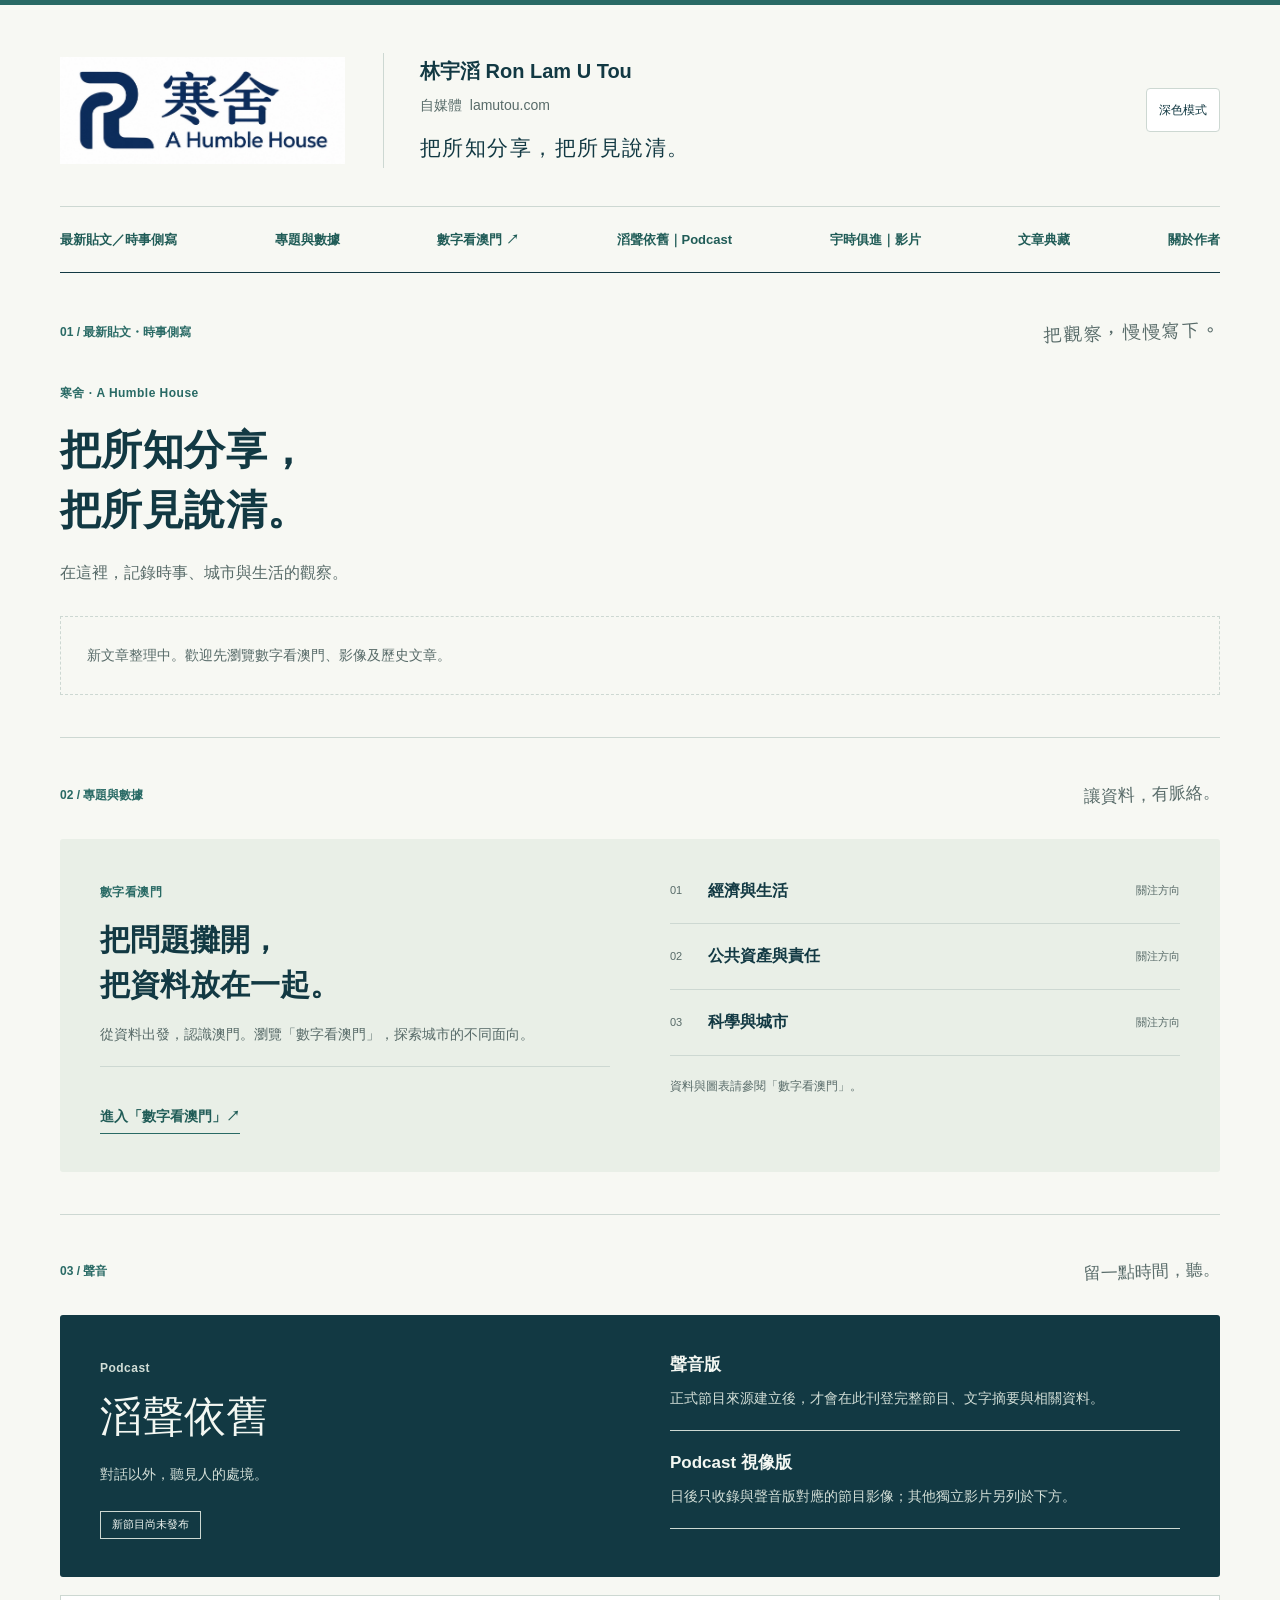
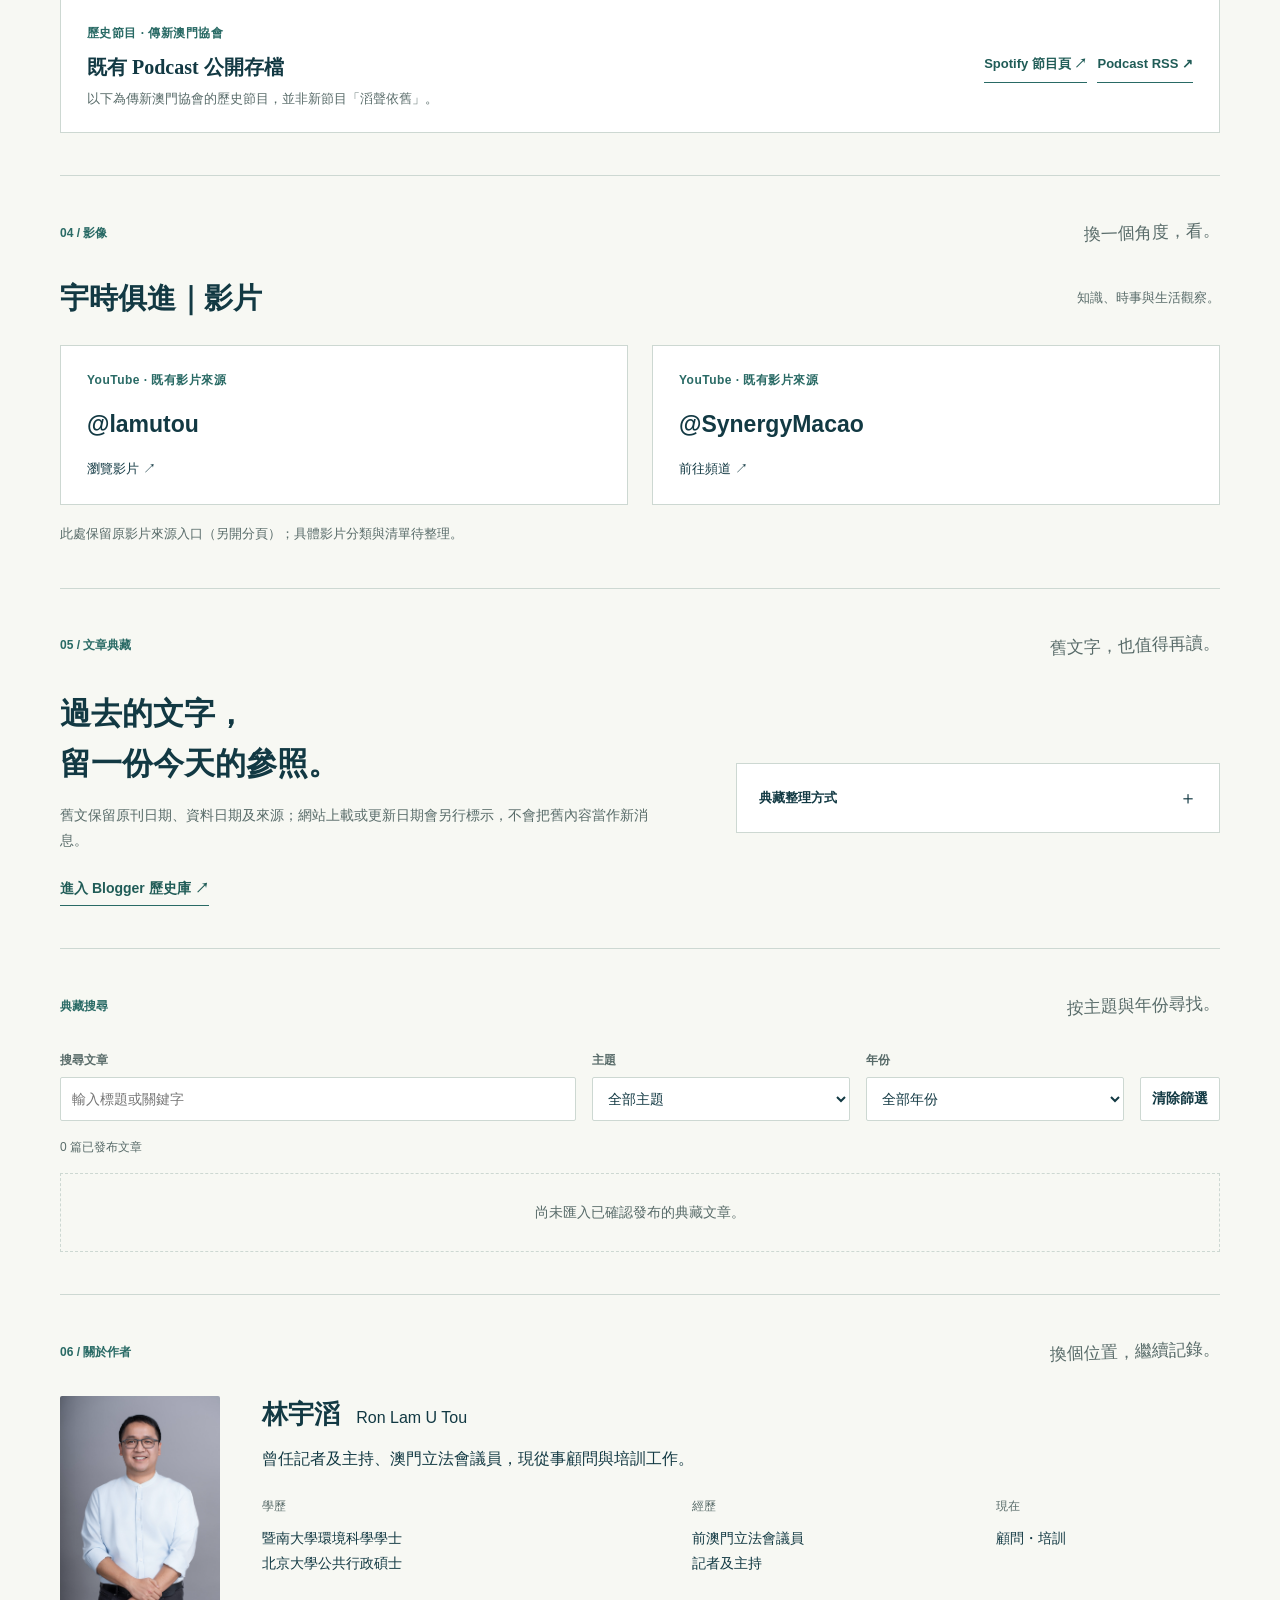
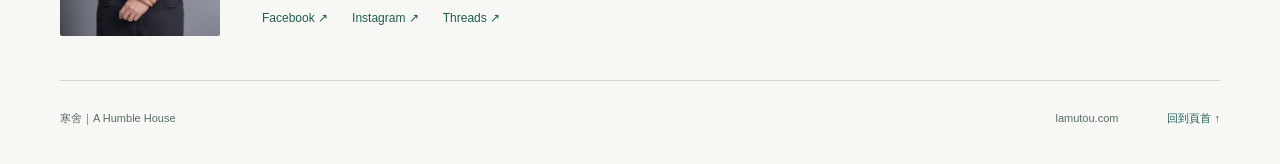
<file: index.html>
<!doctype html>
<html lang="zh-Hant"><head><meta charset="utf-8"><meta name="viewport" content="width=device-width,initial-scale=1"><title>寒舍｜A Humble House</title><meta name="description" content="林宇滔 Ron Lam U Tou：時事側寫、專題與數據、Podcast、影片與文章典藏。"><link rel="canonical" href="https://lamutou.com/"><meta name="color-scheme" content="light dark"><link rel="icon" type="image/jpeg" href="assets/favicon.jpg"><link rel="apple-touch-icon" href="assets/favicon.jpg"><link rel="stylesheet" href="humble-house.css"><link rel="stylesheet" href="theme.css"><script src="humble-house.js" defer></script></head>
<body><a class="skip" href="#main">跳至主要內容</a>
<header class="wrap" id="top"><div class="masthead"><a class="brand-mark" href="#top" aria-label="寒舍｜A Humble House"><img src="assets/humble-house-logo.jpg" alt="寒舍 A Humble House" width="1230" height="460"></a><div class="identity"><p class="name">林宇滔 Ron Lam U Tou</p><p class="domain">自媒體&nbsp; lamutou.com</p><p class="handwritten">把所知分享，把所見說清。</p></div><button class="theme-toggle" type="button" aria-label="切換深淺色模式">深色模式</button><button class="menu-toggle" aria-expanded="false" aria-controls="navigation">目錄 <span aria-hidden="true">☰</span></button></div><nav id="navigation" aria-label="主要導覽"><a href="#latest">最新貼文／時事側寫</a><a href="#topics">專題與數據</a><a href="https://data.lamutou.com/" target="_blank" rel="noopener noreferrer">數字看澳門 ↗</a><a href="#podcast">滔聲依舊｜Podcast</a><a href="#video">宇時俱進｜影片</a><a href="#archive">文章典藏</a><a href="#about">關於作者</a></nav></header>
<main class="wrap" id="main">
<section id="latest"><div class="section-label"><span>01 / 最新貼文・時事側寫</span><span class="margin-note latest-handwritten">把觀察，慢慢寫下。</span></div><article class="lead"><span class="eyebrow">寒舍 · A Humble House</span><h1>把所知分享，<br>把所見說清。</h1><p class="lede">在這裡，記錄時事、城市與生活的觀察。</p><p class="empty-state">新文章整理中。歡迎先瀏覽數字看澳門、影像及歷史文章。</p></article></section>
<section id="topics"><div class="section-label"><span>02 / 專題與數據</span><span class="margin-note">讓資料，有脈絡。</span></div><div class="topic-panel"><div><span class="eyebrow">數字看澳門</span><h2>把問題攤開，<br>把資料放在一起。</h2><p>從資料出發，認識澳門。瀏覽「數字看澳門」，探索城市的不同面向。</p><p class="data-site-status"><a class="text-link" href="https://data.lamutou.com/" target="_blank" rel="noopener noreferrer">進入「數字看澳門」↗<span class="sr-only">（另開分頁）</span></a></p></div><div class="topic-index"><div><span>01</span><strong>經濟與生活</strong><small>關注方向</small></div><div><span>02</span><strong>公共資產與責任</strong><small>關注方向</small></div><div><span>03</span><strong>科學與城市</strong><small>關注方向</small></div><p>資料與圖表請參閱「數字看澳門」。</p></div></div></section>
<section id="podcast"><div class="section-label"><span>03 / 聲音</span><span class="margin-note">留一點時間，聽。</span></div><div class="podcast-panel"><div><span class="eyebrow">Podcast</span><h2>滔聲依舊</h2><p>對話以外，聽見人的處境。</p><span class="status">新節目尚未發布</span></div><div class="podcast-formats"><article><h3>聲音版</h3><p>正式節目來源建立後，才會在此刊登完整節目、文字摘要與相關資料。</p></article><article><h3>Podcast 視像版</h3><p>日後只收錄與聲音版對應的節目影像；其他獨立影片另列於下方。</p></article></div></div><aside class="podcast-history" aria-labelledby="podcast-history-title"><div><span class="eyebrow">歷史節目 · 傳新澳門協會</span><h3 id="podcast-history-title">既有 Podcast 公開存檔</h3><p>以下為傳新澳門協會的歷史節目，並非新節目「滔聲依舊」。</p></div><div class="history-links"><a href="https://open.spotify.com/show/2JMcyCbeyatmGKsYyxUK1P" target="_blank" rel="noopener noreferrer">Spotify 節目頁 ↗</a><a href="https://anchor.fm/s/73a854d0/podcast/rss" target="_blank" rel="noopener noreferrer">Podcast RSS ↗</a></div></aside></section>
<section id="video"><div class="section-label"><span>04 / 影像</span><span class="margin-note">換一個角度，看。</span></div><div class="section-heading"><h2>宇時俱進｜影片</h2><p>知識、時事與生活觀察。</p></div><div class="video-grid"><a href="https://www.youtube.com/@lamutou/videos" target="_blank" rel="noopener noreferrer"><span class="eyebrow">YouTube · 既有影片來源</span><strong>@lamutou</strong><span>瀏覽影片 ↗</span></a><a href="https://www.youtube.com/@SynergyMacao" target="_blank" rel="noopener noreferrer"><span class="eyebrow">YouTube · 既有影片來源</span><strong>@SynergyMacao</strong><span>前往頻道 ↗</span></a></div><p class="small-note">此處保留原影片來源入口（另開分頁）；具體影片分類與清單待整理。</p></section>
<section id="archive"><div class="section-label"><span>05 / 文章典藏</span><span class="margin-note">舊文字，也值得再讀。</span></div><div class="archive-panel"><div><h2>過去的文字，<br>留一份今天的參照。</h2><p>舊文保留原刊日期、資料日期及來源；網站上載或更新日期會另行標示，不會把舊內容當作新消息。</p><a class="text-link" href="https://lamutou.blogspot.com/" target="_blank" rel="noopener noreferrer">進入 Blogger 歷史庫 ↗<span class="sr-only">（另開分頁）</span></a></div><details class="archive-note"><summary>典藏整理方式 <span aria-hidden="true">＋</span></summary><p>文章匯入時保留全文、原刊登圖片、標題、報章或專欄來源及作者。優先顯示原刊日期；只有交稿日期時會明確標示。所有內容須經擁有人確認發布。</p></details></div></section>
<section class="archive-search-panel" aria-labelledby="archive-search-title"><div class="section-label"><span id="archive-search-title">典藏搜尋</span><span class="margin-note">按主題與年份尋找。</span></div><div class="archive-tools"><label>搜尋文章<input id="archive-search" type="search" placeholder="輸入標題或關鍵字" autocomplete="off"></label><label>主題<select id="archive-topic"><option value="">全部主題</option></select></label><label>年份<select id="archive-year"><option value="">全部年份</option></select></label><button id="archive-clear" type="button">清除篩選</button></div><p id="archive-count" class="archive-count">0 篇已發布文章</p><div id="archive-results" class="archive-results" aria-live="polite"><p class="empty-state">尚未匯入已確認發布的典藏文章。</p></div></section>
<section id="about"><div class="section-label"><span>06 / 關於作者</span><span class="margin-note">換個位置，繼續記錄。</span></div><div class="about-grid"><img src="assets/ron-lam.jpg" alt="林宇滔" width="160" height="190" loading="lazy"><div><h2>林宇滔 <span>Ron Lam U Tou</span></h2><p class="about-intro">曾任記者及主持、澳門立法會議員，現從事顧問與培訓工作。</p><dl><div><dt>學歷</dt><dd>暨南大學環境科學學士<br>北京大學公共行政碩士</dd></div><div><dt>經歷</dt><dd>前澳門立法會議員<br>記者及主持</dd></div><div><dt>現在</dt><dd>顧問・培訓</dd></div></dl><div class="socials" aria-label="作者社交平台"><a href="https://www.facebook.com/LamUTou/" target="_blank" rel="noopener noreferrer">Facebook ↗</a><a href="https://www.instagram.com/lamutou/" target="_blank" rel="noopener noreferrer">Instagram ↗</a><a href="https://www.threads.com/@lamutou" target="_blank" rel="noopener noreferrer">Threads ↗</a></div></div></div></section></main><footer class="wrap"><span>寒舍｜A Humble House</span><span>lamutou.com</span><a href="#top">回到頁首 ↑</a></footer><dialog class="image-lightbox" aria-label="圖片放大檢視"><button class="lightbox-close" type="button" aria-label="關閉圖片">×</button><a class="lightbox-original" target="_blank" rel="noopener noreferrer">開啟原圖 ↗</a><figure><img alt=""><figcaption></figcaption></figure></dialog></body></html>
</file>
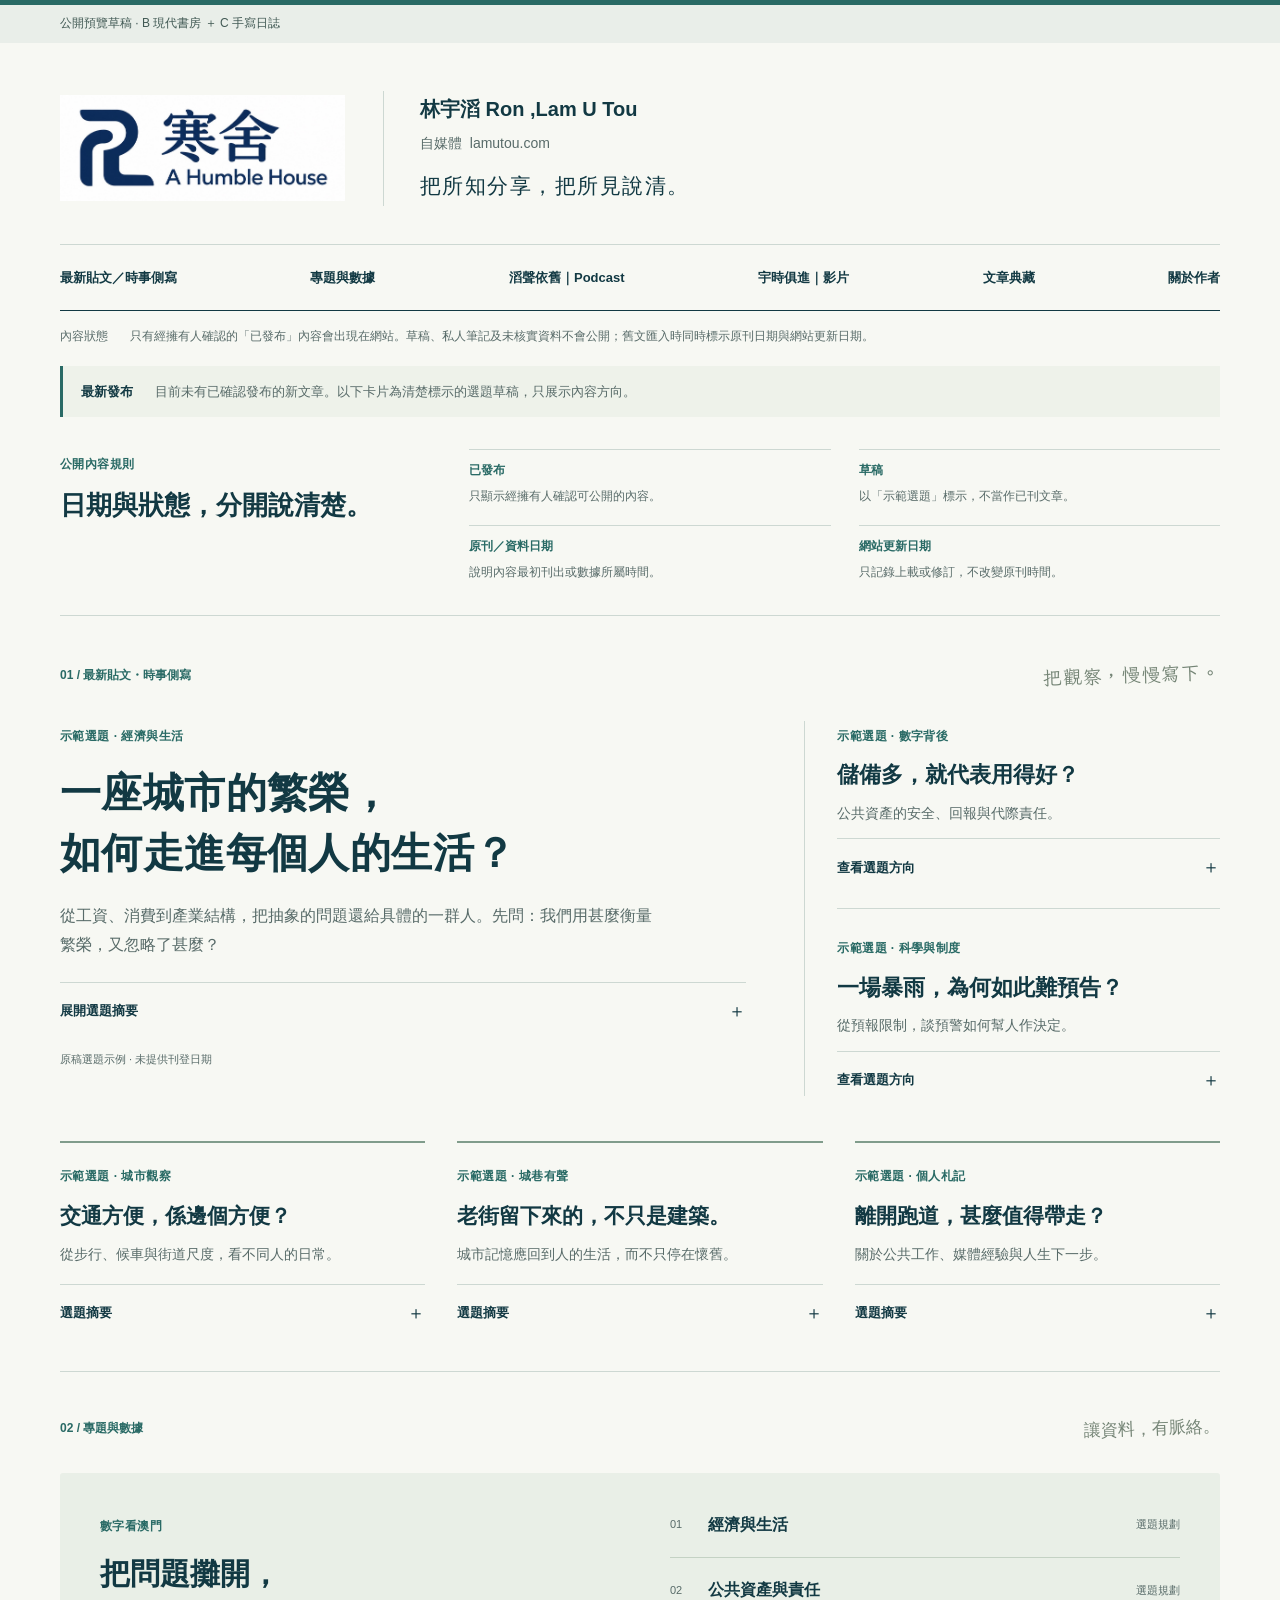
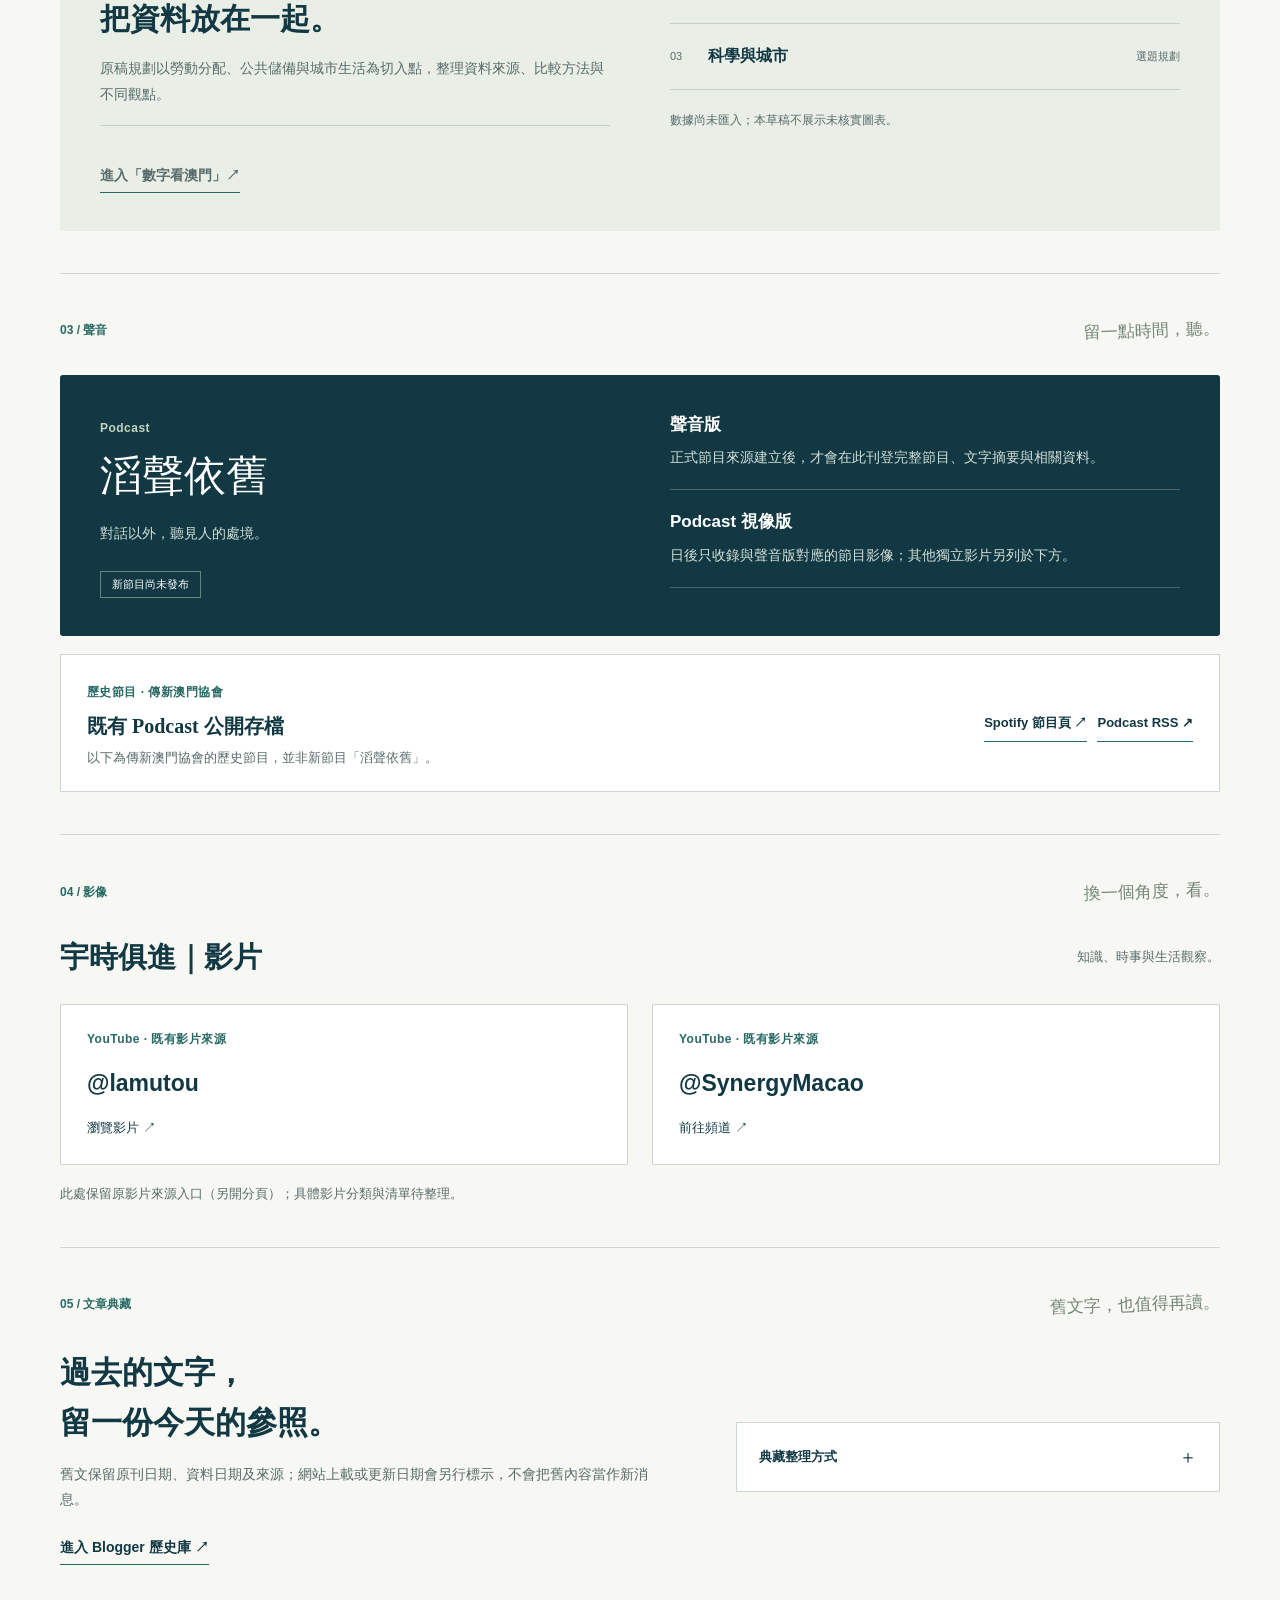
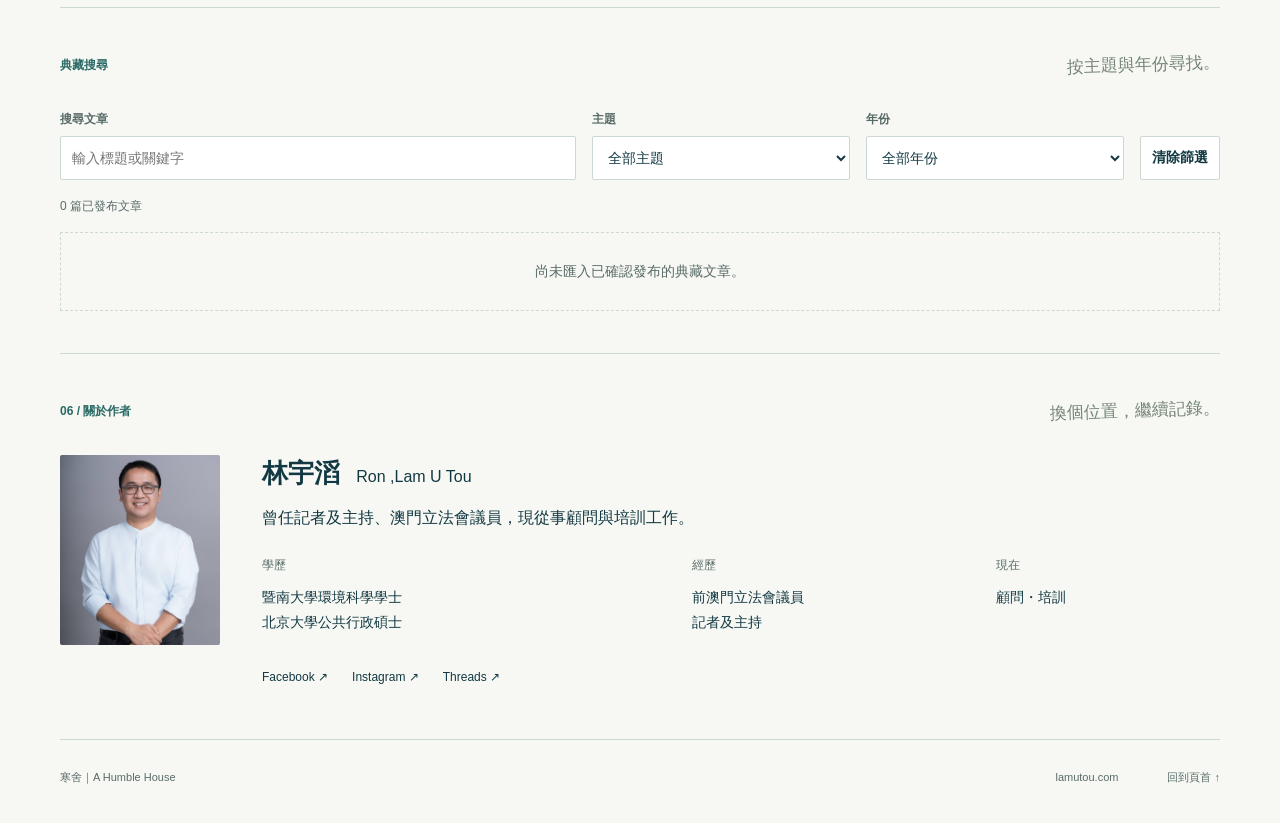
<file: humble-house-draft/index.html>
<!doctype html>
<html lang="zh-Hant"><head><meta charset="utf-8"><meta name="viewport" content="width=device-width,initial-scale=1"><title>寒舍｜A Humble House</title><meta name="description" content="林宇滔 Ron ,Lam U Tou：時事側寫、專題與數據、Podcast、影片與文章典藏。"><link rel="icon" type="image/jpeg" href="assets/favicon.jpg"><link rel="apple-touch-icon" href="assets/favicon.jpg"><link rel="stylesheet" href="humble-house.css"><script src="humble-house.js" defer></script></head>
<body><a class="skip" href="#main">跳至主要內容</a><div class="draft-bar"><div class="wrap"><span>公開預覽草稿 · B 現代書房 ＋ C 手寫日誌</span></div></div>
<header class="wrap" id="top"><div class="masthead"><a class="brand-mark" href="#top" aria-label="寒舍｜A Humble House"><img src="assets/humble-house-logo.jpg" alt="寒舍 A Humble House" width="1230" height="460"></a><div class="identity"><p class="name">林宇滔 Ron ,Lam U Tou</p><p class="domain">自媒體&nbsp; lamutou.com</p><p class="handwritten">把所知分享，把所見說清。</p></div><button class="menu-toggle" aria-expanded="false" aria-controls="navigation">目錄 <span aria-hidden="true">☰</span></button></div><nav id="navigation" aria-label="主要導覽"><a href="#latest">最新貼文／時事側寫</a><a href="#topics">專題與數據</a><a href="#podcast">滔聲依舊｜Podcast</a><a href="#video">宇時俱進｜影片</a><a href="#archive">文章典藏</a><a href="#about">關於作者</a></nav></header>
<main class="wrap" id="main"><aside class="draft-note"><strong>內容狀態</strong><p>只有經擁有人確認的「已發布」內容會出現在網站。草稿、私人筆記及未核實資料不會公開；舊文匯入時同時標示原刊日期與網站更新日期。</p></aside>
<div class="publication-status" role="status"><strong>最新發布</strong><p>目前未有已確認發布的新文章。以下卡片為清楚標示的選題草稿，只展示內容方向。</p></div>
<section class="content-model" aria-labelledby="content-model-title"><div><span class="eyebrow">公開內容規則</span><h2 id="content-model-title">日期與狀態，分開說清楚。</h2></div><dl><div><dt>已發布</dt><dd>只顯示經擁有人確認可公開的內容。</dd></div><div><dt>草稿</dt><dd>以「示範選題」標示，不當作已刊文章。</dd></div><div><dt>原刊／資料日期</dt><dd>說明內容最初刊出或數據所屬時間。</dd></div><div><dt>網站更新日期</dt><dd>只記錄上載或修訂，不改變原刊時間。</dd></div></dl></section>
<section id="latest"><div class="section-label"><span>01 / 最新貼文・時事側寫</span><span class="margin-note latest-handwritten">把觀察，慢慢寫下。</span></div><div class="editorial"><article class="lead"><span class="badge">示範選題 · 經濟與生活</span><h1>一座城市的繁榮，<br>如何走進每個人的生活？</h1><p class="lede">從工資、消費到產業結構，把抽象的問題還給具體的一群人。先問：我們用甚麼衡量繁榮，又忽略了甚麼？</p><details><summary>展開選題摘要 <span aria-hidden="true">＋</span></summary><p>先從澳門勞動分配切入，釐清經濟總量、居民收入與生活感受之間的差別。完整文章將列出數據年份、來源與限制，區分事實、推論和個人觀點。</p></details><p class="sample-meta">原稿選題示例 · 未提供刊登日期</p></article><div class="side-stories"><article><span class="badge">示範選題 · 數字背後</span><h2>儲備多，就代表用得好？</h2><p>公共資產的安全、回報與代際責任。</p><details><summary>查看選題方向 <span aria-hidden="true">＋</span></summary><p>先把政策目標、風險承受能力與問責框架講清楚，避免只用單一年份回報率下結論。</p></details></article><article><span class="badge">示範選題 · 科學與制度</span><h2>一場暴雨，為何如此難預告？</h2><p>從預報限制，談預警如何幫人作決定。</p><details><summary>查看選題方向 <span aria-hidden="true">＋</span></summary><p>拆開天氣預測的不確定性、預警訊息及市民收到訊息後可以採取的行動。</p></details></article></div></div>
<div class="notes-grid"><article><span class="badge">示範選題 · 城市觀察</span><h3>交通方便，係邊個方便？</h3><p>從步行、候車與街道尺度，看不同人的日常。</p><details><summary>選題摘要 <span aria-hidden="true">＋</span></summary><p>以一段實際路程為起點，觀察長者、家長及上班族如何使用同一條街道。</p></details></article><article><span class="badge">示範選題 · 城巷有聲</span><h3>老街留下來的，不只是建築。</h3><p>城市記憶應回到人的生活，而不只停在懷舊。</p><details><summary>選題摘要 <span aria-hidden="true">＋</span></summary><p>歷史資料與居民口述互相核對，討論保育與生活需要如何相處。</p></details></article><article><span class="badge">示範選題 · 個人札記</span><h3>離開跑道，甚麼值得帶走？</h3><p>關於公共工作、媒體經驗與人生下一步。</p><details><summary>選題摘要 <span aria-hidden="true">＋</span></summary><p>以個人反思為主，不代替其他人的想法；記錄工作方式的轉變與仍然相信的原則。</p></details></article></div></section>
<section id="topics"><div class="section-label"><span>02 / 專題與數據</span><span class="margin-note">讓資料，有脈絡。</span></div><div class="topic-panel"><div><span class="eyebrow">數字看澳門</span><h2>把問題攤開，<br>把資料放在一起。</h2><p>原稿規劃以勞動分配、公共儲備與城市生活為切入點，整理資料來源、比較方法與不同觀點。</p><p class="data-site-status"><a class="text-link" href="https://data.lamutou.com/" target="_blank" rel="noopener noreferrer">進入「數字看澳門」↗<span class="sr-only">（另開分頁）</span></a></p></div><div class="topic-index"><div><span>01</span><strong>經濟與生活</strong><small>選題規劃</small></div><div><span>02</span><strong>公共資產與責任</strong><small>選題規劃</small></div><div><span>03</span><strong>科學與城市</strong><small>選題規劃</small></div><p>數據尚未匯入；本草稿不展示未核實圖表。</p></div></div></section>
<section id="podcast"><div class="section-label"><span>03 / 聲音</span><span class="margin-note">留一點時間，聽。</span></div><div class="podcast-panel"><div><span class="eyebrow">Podcast</span><h2>滔聲依舊</h2><p>對話以外，聽見人的處境。</p><span class="status">新節目尚未發布</span></div><div class="podcast-formats"><article><h3>聲音版</h3><p>正式節目來源建立後，才會在此刊登完整節目、文字摘要與相關資料。</p></article><article><h3>Podcast 視像版</h3><p>日後只收錄與聲音版對應的節目影像；其他獨立影片另列於下方。</p></article></div></div><aside class="podcast-history" aria-labelledby="podcast-history-title"><div><span class="eyebrow">歷史節目 · 傳新澳門協會</span><h3 id="podcast-history-title">既有 Podcast 公開存檔</h3><p>以下為傳新澳門協會的歷史節目，並非新節目「滔聲依舊」。</p></div><div class="history-links"><a href="https://open.spotify.com/show/2JMcyCbeyatmGKsYyxUK1P" target="_blank" rel="noopener noreferrer">Spotify 節目頁 ↗</a><a href="https://anchor.fm/s/73a854d0/podcast/rss" target="_blank" rel="noopener noreferrer">Podcast RSS ↗</a></div></aside></section>
<section id="video"><div class="section-label"><span>04 / 影像</span><span class="margin-note">換一個角度，看。</span></div><div class="section-heading"><h2>宇時俱進｜影片</h2><p>知識、時事與生活觀察。</p></div><div class="video-grid"><a href="https://www.youtube.com/@lamutou/videos" target="_blank" rel="noopener noreferrer"><span class="eyebrow">YouTube · 既有影片來源</span><strong>@lamutou</strong><span>瀏覽影片 ↗</span></a><a href="https://www.youtube.com/@SynergyMacao" target="_blank" rel="noopener noreferrer"><span class="eyebrow">YouTube · 既有影片來源</span><strong>@SynergyMacao</strong><span>前往頻道 ↗</span></a></div><p class="small-note">此處保留原影片來源入口（另開分頁）；具體影片分類與清單待整理。</p></section>
<section id="archive"><div class="section-label"><span>05 / 文章典藏</span><span class="margin-note">舊文字，也值得再讀。</span></div><div class="archive-panel"><div><h2>過去的文字，<br>留一份今天的參照。</h2><p>舊文保留原刊日期、資料日期及來源；網站上載或更新日期會另行標示，不會把舊內容當作新消息。</p><a class="text-link" href="https://lamutou.blogspot.com/" target="_blank" rel="noopener noreferrer">進入 Blogger 歷史庫 ↗<span class="sr-only">（另開分頁）</span></a></div><details class="archive-note"><summary>典藏整理方式 <span aria-hidden="true">＋</span></summary><p>文章匯入時保留全文、原刊登圖片、標題、報章或專欄來源及作者。優先顯示原刊日期；只有交稿日期時會明確標示。所有內容須經擁有人確認發布。</p></details></div></section>
<section class="archive-search-panel" aria-labelledby="archive-search-title"><div class="section-label"><span id="archive-search-title">典藏搜尋</span><span class="margin-note">按主題與年份尋找。</span></div><div class="archive-tools"><label>搜尋文章<input id="archive-search" type="search" placeholder="輸入標題或關鍵字" autocomplete="off"></label><label>主題<select id="archive-topic"><option value="">全部主題</option></select></label><label>年份<select id="archive-year"><option value="">全部年份</option></select></label><button id="archive-clear" type="button">清除篩選</button></div><p id="archive-count" class="archive-count">0 篇已發布文章</p><div id="archive-results" class="archive-results" aria-live="polite"><p class="empty-state">尚未匯入已確認發布的典藏文章。</p></div></section>
<section id="about"><div class="section-label"><span>06 / 關於作者</span><span class="margin-note">換個位置，繼續記錄。</span></div><div class="about-grid"><img src="assets/ron-lam.jpg" alt="林宇滔" width="160" height="190" loading="lazy"><div><h2>林宇滔 <span>Ron ,Lam U Tou</span></h2><p class="about-intro">曾任記者及主持、澳門立法會議員，現從事顧問與培訓工作。</p><dl><div><dt>學歷</dt><dd>暨南大學環境科學學士<br>北京大學公共行政碩士</dd></div><div><dt>經歷</dt><dd>前澳門立法會議員<br>記者及主持</dd></div><div><dt>現在</dt><dd>顧問・培訓</dd></div></dl><div class="socials" aria-label="作者社交平台"><a href="https://www.facebook.com/LamUTou/" target="_blank" rel="noopener noreferrer">Facebook ↗</a><a href="https://www.instagram.com/lamutou/" target="_blank" rel="noopener noreferrer">Instagram ↗</a><a href="https://www.threads.com/@lamutou" target="_blank" rel="noopener noreferrer">Threads ↗</a></div></div></div></section></main><footer class="wrap"><span>寒舍｜A Humble House</span><span>lamutou.com</span><a href="#top">回到頁首 ↑</a></footer><dialog class="image-lightbox" aria-label="圖片放大檢視"><button class="lightbox-close" type="button" aria-label="關閉圖片">×</button><figure><img alt=""><figcaption></figcaption></figure></dialog></body></html>
</file>
<file: humble-house.css>
@import url('https://fonts.googleapis.com/css2?family=LXGW+WenKai+TC:wght@400&display=swap');
:root{--ink:#123943;--accent:#296a65;--paper:#f7f8f3;--line:#cdd8d2;--muted:#586b69;--wash:#e9efe7;--serif:"Noto Serif TC","PMingLiU",serif;--sans:"Noto Sans TC","Microsoft JhengHei",sans-serif}
*{box-sizing:border-box}html{scroll-behavior:smooth;scroll-padding-top:24px}body{margin:0;background:var(--paper);color:var(--ink);font:16px/1.8 var(--sans);border-top:5px solid var(--accent)}a{color:inherit;text-decoration:none}a:hover{text-decoration:underline;text-underline-offset:5px}button,summary{font:inherit}a:focus-visible,button:focus-visible,summary:focus-visible{outline:3px solid #a46a27;outline-offset:5px}img{max-width:100%;display:block}h1,h2,h3,p{margin:0}h1,h2,h3{line-height:1.45}p+p{margin-top:12px}.wrap{width:min(1160px,calc(100% - 80px));margin-inline:auto}.draft-bar{background:#e9eee9;font-size:12px;color:#415954}.draft-bar .wrap{display:flex;justify-content:space-between;gap:16px;padding-block:8px}.draft-bar a{text-decoration:underline}.masthead{display:flex;align-items:center;gap:38px;padding:48px 0 38px}.logo-slot{width:285px;aspect-ratio:3/1;flex-shrink:0;border:1px dashed #8ca49c;display:flex;flex-direction:column;justify-content:center;align-items:center;background:#f0f3ed;color:#657b72;font-size:14px}.logo-slot small{font-size:11px;margin-top:5px}.identity{border-left:1px solid var(--line);padding-left:36px}.name{font-size:20px;font-weight:700}.domain{color:var(--muted);font-size:14px;margin-top:4px}.handwritten,.margin-note{font-family:"DFKai-SB","KaiTi","STKaiti",var(--serif);font-weight:400}.handwritten{font-size:21px;letter-spacing:.07em;margin-top:12px}.menu-toggle{display:none}.masthead+nav{display:flex;justify-content:space-between;gap:20px;border-top:1px solid var(--line);border-bottom:1px solid var(--ink);padding:17px 0;font-size:13px;font-weight:700}.masthead+nav a{padding:4px 0}.draft-note{display:flex;gap:22px;font-size:12px;color:var(--muted);padding:15px 0 0}.draft-note strong{white-space:nowrap;font-weight:500}section{padding:42px 0;border-bottom:1px solid var(--line)}.section-label{font-size:12px;font-weight:700;color:var(--accent);display:flex;justify-content:space-between;align-items:center;gap:16px;margin-bottom:28px}.margin-note{font-size:17px;color:#758576;transform:rotate(-2deg)}.editorial{display:grid;grid-template-columns:1.65fr 1fr;gap:58px}.badge,.eyebrow{font-size:12px;font-weight:700;color:var(--accent);letter-spacing:.04em}.lead h1{font-size:clamp(28px,3.2vw,43px);font-family:var(--serif);font-weight:700;letter-spacing:.01em;margin:15px 0 19px}.lede{font-size:16px;max-width:600px;color:var(--muted)}details{border-top:1px solid var(--line);margin-top:22px;padding-top:12px}summary{cursor:pointer;list-style:none;display:flex;justify-content:space-between;gap:15px;font-size:13px;font-weight:700;min-height:32px;align-items:center}summary::-webkit-details-marker{display:none}summary span{font-size:18px;font-weight:400}details[open] summary span{transform:rotate(45deg)}details p{margin:12px 0 4px;font-size:14px;color:var(--muted)}.sample-meta{font-size:11px;color:var(--muted);margin-top:23px}.side-stories{border-left:1px solid var(--line);padding-left:32px}.side-stories article+article{margin-top:24px;padding-top:24px;border-top:1px solid var(--line)}.side-stories h2{font-size:22px;font-family:var(--serif);margin:10px 0}.side-stories p,.notes-grid p{font-size:14px;color:var(--muted)}.side-stories details{margin-top:12px}.notes-grid{display:grid;grid-template-columns:repeat(3,minmax(0,1fr));gap:32px;margin-top:45px}.notes-grid article{border-top:2px solid #809c8b;padding-top:18px}.notes-grid h3{font:700 21px/1.55 var(--serif);margin:10px 0}.notes-grid details{margin-top:16px}.topic-panel{background:var(--wash);display:grid;grid-template-columns:1fr 1fr;gap:60px;padding:38px 40px;border-radius:3px}.topic-panel h2{font:700 30px/1.5 var(--serif);margin:12px 0 15px}.topic-panel p{font-size:14px;color:var(--muted)}.topic-index>div{display:grid;grid-template-columns:26px 1fr auto;gap:12px;align-items:center;padding:18px 0;border-bottom:1px solid #c4d2c4}.topic-index>div:first-child{padding-top:0}.topic-index span,.topic-index small{font-size:11px;color:var(--muted)}.topic-index>p{font-size:12px;margin-top:20px}.podcast-panel{display:grid;grid-template-columns:1fr 1fr;gap:60px;padding:38px 40px;background:var(--ink);color:#fff;border-radius:3px}.podcast-panel .eyebrow{color:#c3d3bf}.podcast-panel h2{font:400 42px/1.5 var(--serif);margin:4px 0 13px}.podcast-panel p{font-size:14px;color:#d2ded7}.status{display:inline-block;font-size:11px;margin-top:24px;border:1px solid #64847e;padding:3px 11px}.podcast-formats article{padding:0 0 19px;border-bottom:1px solid #4a6669}.podcast-formats article+article{padding-top:20px}.podcast-formats h3{font-size:17px;margin-bottom:8px}.section-heading{display:flex;justify-content:space-between;align-items:center;gap:25px;margin-bottom:26px}.section-heading h2{font-size:29px}.section-heading p,.small-note{font-size:13px;color:var(--muted)}.video-grid{display:grid;grid-template-columns:1fr 1fr;gap:24px}.video-grid>a{border:1px solid var(--line);padding:24px 26px;background:#fff;display:flex;flex-direction:column;gap:12px}.video-grid>a:hover{border-color:var(--accent);text-decoration:none;background:#f0f5ee}.video-grid strong{font-size:23px}.video-grid>a>span:last-child{font-size:13px}.small-note{margin-top:17px}.archive-panel{display:grid;grid-template-columns:1fr .8fr;align-items:center;gap:72px}.archive-panel h2{font:700 31px/1.6 var(--serif)}.archive-panel p{font-size:14px;color:var(--muted);margin-top:14px}.text-link{display:inline-block;border-bottom:1px solid var(--accent);margin-top:23px;padding-bottom:4px;font-size:14px;font-weight:700}.archive-note{padding:18px 22px;border:1px solid var(--line);margin:0;background:#fff}.about-grid{display:grid;grid-template-columns:160px 1fr;gap:42px;align-items:start}.about-grid>img{width:160px;height:190px;object-fit:cover;object-position:center 25%;border-radius:2px;filter:saturate(.85)}.about-grid h2{font-size:26px}.about-grid h2 span{font-size:16px;font-weight:500;margin-left:9px}.about-intro{font-size:16px;margin:12px 0 22px}.about-grid dl{display:grid;grid-template-columns:1.45fr 1fr .8fr;gap:25px;margin:0}.about-grid dt{font-size:12px;color:var(--muted);margin-bottom:8px}.about-grid dd{margin:0;font-size:14px}.socials{display:flex;flex-wrap:wrap;gap:24px;margin-top:24px;font-size:12px}.socials a{padding-block:8px}footer{display:flex;gap:24px;align-items:center;padding:23px 0 30px;font-size:11px;color:var(--muted)}footer span:nth-child(2){margin-left:auto}footer a{margin-left:25px;padding:5px 0}.skip{position:absolute;top:-100px;left:16px;background:var(--ink);color:white;padding:10px 20px;z-index:5}.skip:focus{top:8px}.sr-only{position:absolute;width:1px;height:1px;overflow:hidden;clip-path:inset(50%);white-space:nowrap}
@media(max-width:960px){.wrap{width:calc(100% - 48px)}.masthead{gap:25px}.logo-slot{width:235px}.identity{padding-left:25px}.name{font-size:18px}.masthead+nav{flex-wrap:wrap;justify-content:flex-start;gap:8px 25px}.editorial{gap:30px;grid-template-columns:1.3fr 1fr}.side-stories{padding-left:24px}.topic-panel,.podcast-panel{gap:30px;padding:30px}.about-grid dl{grid-template-columns:1fr 1fr}.archive-panel{gap:35px}.notes-grid{gap:22px}}
@media(max-width:640px){.wrap{width:calc(100% - 36px)}.draft-bar .wrap{display:block;font-size:10px;padding-block:6px}.draft-bar a{display:inline-block;margin-top:2px}.masthead{position:relative;display:block;padding:28px 0 23px}.logo-slot{width:208px;aspect-ratio:3/1}.identity{border:0;padding:0;margin-top:22px}.name{font-size:17px}.domain{font-size:13px}.handwritten{font-size:19px;margin-top:10px}.menu-toggle{display:block;position:absolute;top:27px;right:0;border:0;padding:7px 3px;background:none;font-size:12px;color:var(--ink);cursor:pointer}.menu-toggle span{margin-left:6px;font-size:18px}.masthead+nav{gap:4px 20px;font-size:12px;padding:13px 0}.js .masthead+nav{display:none}.js .masthead+nav.is-open{display:grid;grid-template-columns:1fr 1fr}.masthead+nav a{padding:8px 0}.draft-note{display:block;border-top:1px solid var(--line);font-size:11px;line-height:1.8;padding-top:12px}.draft-note p{margin-top:5px}section{padding:33px 0}.section-label{font-size:11px;margin-bottom:22px}.margin-note{font-size:14px}.editorial{display:block}.lead h1{font-size:29px;margin:15px 0}.lede{font-size:15px}.side-stories{padding:0;border:0;margin-top:30px}.side-stories article{border-top:1px solid var(--line);padding-top:22px}.side-stories article+article{margin-top:22px;padding-top:22px}.side-stories h2{font-size:22px}.notes-grid{grid-template-columns:1fr;margin-top:30px;gap:25px}.notes-grid h3{font-size:22px}.topic-panel,.podcast-panel{grid-template-columns:1fr;padding:25px;gap:28px}.topic-panel h2{font-size:26px}.topic-index>div{grid-template-columns:23px 1fr auto;gap:7px}.topic-index strong{font-size:14px}.podcast-panel h2{font-size:36px}.podcast-formats h3{font-size:16px}.section-heading{display:block;margin-bottom:20px}.section-heading h2{font-size:25px}.section-heading p{margin-top:8px}.video-grid{grid-template-columns:1fr;gap:13px}.video-grid>a{padding:20px}.video-grid strong{font-size:23px}.archive-panel{grid-template-columns:1fr;gap:26px}.archive-panel h2{font-size:26px}.about-grid{grid-template-columns:70px minmax(0,1fr);gap:18px}.about-grid>img{width:70px;height:88px}.about-grid h2{font-size:23px}.about-grid h2 span{display:block;font-size:13px;margin:5px 0 0}.about-intro{font-size:14px;margin-top:13px}.about-grid dl{display:block}.about-grid dl>div+div{margin-top:14px}.about-grid dd{font-size:13px}.socials{gap:7px 17px;margin-top:15px}footer{flex-wrap:wrap;gap:7px 15px;font-size:10px;padding-bottom:22px}footer a{margin-left:0}footer span:nth-child(2){margin-left:auto}}
@media(prefers-reduced-motion:reduce){html{scroll-behavior:auto}*{transition:none!important}}
/* Review refinements: clear mobile draft bar and comfortable touch targets. */
@media(max-width:640px){.draft-bar .wrap>span{display:block}.draft-bar a{padding:4px 0;margin-top:0}.menu-toggle{min-width:60px;min-height:44px;top:22px}.masthead+nav a,summary{min-height:44px}.masthead+nav a{display:flex;align-items:center}.socials a{min-height:44px;display:inline-flex;align-items:center}footer a{min-height:44px;display:inline-flex;align-items:center}}
section[tabindex="-1"]:focus{outline:none}
.brand-mark{width:285px;flex-shrink:0;display:block}.brand-mark:hover{text-decoration:none}.brand-mark img{width:100%;height:auto}
.publication-status{display:flex;gap:22px;align-items:baseline;margin-top:18px;padding:14px 18px;background:#eef2ea;border-left:3px solid var(--accent);font-size:13px}.publication-status strong{white-space:nowrap}.publication-status p{color:var(--muted)}
.content-model{display:grid;grid-template-columns:.65fr 1.35fr;gap:48px;padding:32px 0}.content-model h2{font:700 26px/1.5 var(--serif);margin-top:8px}.content-model dl{display:grid;grid-template-columns:1fr 1fr;gap:18px 28px;margin:0}.content-model dl>div{border-top:1px solid var(--line);padding-top:10px}.content-model dt{font-size:12px;font-weight:700;color:var(--accent)}.content-model dd{margin:4px 0 0;font-size:12px;color:var(--muted)}
.data-site-status{margin-top:18px!important;padding-top:14px;border-top:1px solid #c4d2c4;font-weight:700}
.latest-handwritten{font-family:"LXGW WenKai TC","Kaiti TC","DFKai-SB","KaiTi",cursive;font-size:19px;letter-spacing:.035em}.podcast-history{display:grid;grid-template-columns:1fr auto;gap:32px;align-items:center;margin-top:18px;padding:22px 26px;border:1px solid var(--line);background:#fff}.podcast-history h3{font:700 20px/1.5 var(--serif);margin:5px 0}.podcast-history p{font-size:13px;color:var(--muted)}.history-links{display:flex;flex-wrap:wrap;justify-content:flex-end;gap:10px}.history-links a{border-bottom:1px solid var(--accent);padding:6px 0;font-size:13px;font-weight:700}
.archive-tools{display:grid;grid-template-columns:2fr 1fr 1fr auto;gap:16px;align-items:end}.archive-tools label{display:grid;gap:6px;font-size:12px;font-weight:700;color:var(--muted)}.archive-tools input,.archive-tools select,.archive-tools button{width:100%;min-height:44px;border:1px solid var(--line);border-radius:2px;background:#fff;color:var(--ink);font:14px var(--sans);padding:8px 11px}.archive-tools button{width:auto;cursor:pointer;font-weight:700}.archive-tools button:hover{border-color:var(--accent);background:#f0f5ee}.archive-count{margin-top:16px;font-size:12px;color:var(--muted)}.archive-results{margin-top:14px}.empty-state{border:1px dashed var(--line);padding:26px;text-align:center;color:var(--muted);font-size:14px}.archive-item{display:grid;grid-template-columns:110px 1fr auto;gap:20px;padding:20px 0;border-top:1px solid var(--line)}.archive-item time,.archive-item small{font-size:12px;color:var(--muted)}
.article-image{margin:24px 0}.article-image button{display:block;width:100%;border:0;padding:0;background:none;cursor:zoom-in}.article-image img{width:100%;height:auto}.article-image figcaption{margin-top:8px;font-size:12px;color:var(--muted)}.image-lightbox{width:min(980px,calc(100% - 32px));max-height:calc(100% - 32px);border:0;padding:0;background:#101b1d;color:white}.image-lightbox::backdrop{background:rgb(5 18 21 / .86)}.image-lightbox figure{margin:0;padding:46px 18px 18px}.image-lightbox img{max-height:75vh;margin:auto;object-fit:contain}.image-lightbox figcaption{text-align:center;margin-top:10px;font-size:12px;color:#d7e0dd}.lightbox-close{position:absolute;right:8px;top:6px;min-width:44px;min-height:44px;border:0;background:none;color:white;font-size:30px;cursor:pointer}
@media(max-width:960px){.brand-mark{width:235px}}
@media(max-width:640px){.brand-mark{width:208px}.publication-status{display:block}.publication-status p{margin-top:4px}.content-model{grid-template-columns:1fr;gap:18px;padding:26px 0}.content-model dl{grid-template-columns:1fr}.archive-tools{grid-template-columns:1fr}.archive-tools button{width:100%}.archive-item{grid-template-columns:1fr;gap:5px}.image-lightbox{width:calc(100% - 20px);max-height:calc(100% - 20px)}.latest-handwritten{font-size:16px}.podcast-history{grid-template-columns:1fr;padding:20px}.history-links{justify-content:flex-start}}
</file>
<file: theme.css>
:root{color-scheme:light;--surface:#fff;--hover:#e5eee7;--focus:#296a65;--link:#205c57;--link-hover:#123943;--podcast-bg:#123943;--podcast-ink:#f3f7f2;--podcast-muted:#d2ded7;--overlay:rgb(5 18 21 / .86)}
:root[data-theme="dark"]{color-scheme:dark;--ink:#e4eee8;--accent:#9acdc1;--paper:#122321;--line:#405b53;--muted:#b5c8c0;--wash:#203a33;--surface:#1a302b;--hover:#2d4940;--focus:#b6e0cb;--link:#abd6c6;--link-hover:#e4f5e9;--podcast-bg:#203a33;--podcast-ink:#e4eee8;--podcast-muted:#b5c8c0;--overlay:rgb(3 12 10 / .9)}
a,a:visited{color:var(--link)}a:hover,a:active{color:var(--link-hover)}
a:focus-visible,button:focus-visible,summary:focus-visible,input:focus-visible,select:focus-visible{outline:3px solid var(--focus);outline-offset:4px}
button,input,select,textarea{color:var(--ink);background:var(--surface);border-color:var(--line)}
button:hover{background:var(--hover)}
.masthead{position:relative;flex-wrap:wrap}.identity{flex:1}.theme-toggle{font:inherit;font-size:12px;border:1px solid var(--line);border-radius:4px;padding:8px 12px;min-height:44px;cursor:pointer}
.masthead+nav{flex-wrap:wrap;gap:8px 20px}.masthead+nav a:hover,.socials a:hover,.history-links a:hover{background:var(--hover)}
.margin-note{color:var(--muted)}.topic-index>div,.data-site-status{border-color:var(--line)}
.podcast-panel{background:var(--podcast-bg);color:var(--podcast-ink)}.podcast-panel .eyebrow,.podcast-panel p{color:var(--podcast-muted)}.podcast-formats article,.status{border-color:var(--line)}
.video-grid>a,.archive-note,.podcast-history,.archive-tools input,.archive-tools select,.archive-tools button{background:var(--surface);color:var(--ink)}
.video-grid>a:visited{color:var(--ink)}.video-grid>a:hover,.archive-tools button:hover{background:var(--hover);color:var(--link-hover);border-color:var(--accent)}
.lead>.empty-state{margin-top:28px;text-align:left}.about-grid>img{height:auto;object-fit:contain}.brand-mark{background:#fff;border-radius:3px}
.skip,.skip:visited{background:var(--podcast-bg);color:var(--podcast-ink)}
.article-image img,.article-body img{width:100%;height:auto;object-fit:contain;aspect-ratio:auto}
.image-lightbox{background:var(--surface);color:var(--ink)}.image-lightbox::backdrop{background:var(--overlay)}.image-lightbox img{width:auto;height:auto;max-width:100%;max-height:75vh;object-fit:contain}.image-lightbox figcaption{color:var(--muted)}.lightbox-close{color:var(--ink)}.lightbox-original{position:absolute;top:12px;left:18px}
@media(max-width:640px){.theme-toggle{position:absolute;right:0;top:84px;padding:6px 9px}.masthead .brand-mark{width:min(208px,calc(100% - 88px))}.identity{margin-top:28px}.about-grid>img{height:auto}}
</file>
<file: humble-house-draft/humble-house.css>
@import url('https://fonts.googleapis.com/css2?family=LXGW+WenKai+TC:wght@400&display=swap');
:root{--ink:#123943;--accent:#296a65;--paper:#f7f8f3;--line:#cdd8d2;--muted:#586b69;--wash:#e9efe7;--serif:"Noto Serif TC","PMingLiU",serif;--sans:"Noto Sans TC","Microsoft JhengHei",sans-serif}
*{box-sizing:border-box}html{scroll-behavior:smooth;scroll-padding-top:24px}body{margin:0;background:var(--paper);color:var(--ink);font:16px/1.8 var(--sans);border-top:5px solid var(--accent)}a{color:inherit;text-decoration:none}a:hover{text-decoration:underline;text-underline-offset:5px}button,summary{font:inherit}a:focus-visible,button:focus-visible,summary:focus-visible{outline:3px solid #a46a27;outline-offset:5px}img{max-width:100%;display:block}h1,h2,h3,p{margin:0}h1,h2,h3{line-height:1.45}p+p{margin-top:12px}.wrap{width:min(1160px,calc(100% - 80px));margin-inline:auto}.draft-bar{background:#e9eee9;font-size:12px;color:#415954}.draft-bar .wrap{display:flex;justify-content:space-between;gap:16px;padding-block:8px}.draft-bar a{text-decoration:underline}.masthead{display:flex;align-items:center;gap:38px;padding:48px 0 38px}.logo-slot{width:285px;aspect-ratio:3/1;flex-shrink:0;border:1px dashed #8ca49c;display:flex;flex-direction:column;justify-content:center;align-items:center;background:#f0f3ed;color:#657b72;font-size:14px}.logo-slot small{font-size:11px;margin-top:5px}.identity{border-left:1px solid var(--line);padding-left:36px}.name{font-size:20px;font-weight:700}.domain{color:var(--muted);font-size:14px;margin-top:4px}.handwritten,.margin-note{font-family:"DFKai-SB","KaiTi","STKaiti",var(--serif);font-weight:400}.handwritten{font-size:21px;letter-spacing:.07em;margin-top:12px}.menu-toggle{display:none}.masthead+nav{display:flex;justify-content:space-between;gap:20px;border-top:1px solid var(--line);border-bottom:1px solid var(--ink);padding:17px 0;font-size:13px;font-weight:700}.masthead+nav a{padding:4px 0}.draft-note{display:flex;gap:22px;font-size:12px;color:var(--muted);padding:15px 0 0}.draft-note strong{white-space:nowrap;font-weight:500}section{padding:42px 0;border-bottom:1px solid var(--line)}.section-label{font-size:12px;font-weight:700;color:var(--accent);display:flex;justify-content:space-between;align-items:center;gap:16px;margin-bottom:28px}.margin-note{font-size:17px;color:#758576;transform:rotate(-2deg)}.editorial{display:grid;grid-template-columns:1.65fr 1fr;gap:58px}.badge,.eyebrow{font-size:12px;font-weight:700;color:var(--accent);letter-spacing:.04em}.lead h1{font-size:clamp(28px,3.2vw,43px);font-family:var(--serif);font-weight:700;letter-spacing:.01em;margin:15px 0 19px}.lede{font-size:16px;max-width:600px;color:var(--muted)}details{border-top:1px solid var(--line);margin-top:22px;padding-top:12px}summary{cursor:pointer;list-style:none;display:flex;justify-content:space-between;gap:15px;font-size:13px;font-weight:700;min-height:32px;align-items:center}summary::-webkit-details-marker{display:none}summary span{font-size:18px;font-weight:400}details[open] summary span{transform:rotate(45deg)}details p{margin:12px 0 4px;font-size:14px;color:var(--muted)}.sample-meta{font-size:11px;color:var(--muted);margin-top:23px}.side-stories{border-left:1px solid var(--line);padding-left:32px}.side-stories article+article{margin-top:24px;padding-top:24px;border-top:1px solid var(--line)}.side-stories h2{font-size:22px;font-family:var(--serif);margin:10px 0}.side-stories p,.notes-grid p{font-size:14px;color:var(--muted)}.side-stories details{margin-top:12px}.notes-grid{display:grid;grid-template-columns:repeat(3,minmax(0,1fr));gap:32px;margin-top:45px}.notes-grid article{border-top:2px solid #809c8b;padding-top:18px}.notes-grid h3{font:700 21px/1.55 var(--serif);margin:10px 0}.notes-grid details{margin-top:16px}.topic-panel{background:var(--wash);display:grid;grid-template-columns:1fr 1fr;gap:60px;padding:38px 40px;border-radius:3px}.topic-panel h2{font:700 30px/1.5 var(--serif);margin:12px 0 15px}.topic-panel p{font-size:14px;color:var(--muted)}.topic-index>div{display:grid;grid-template-columns:26px 1fr auto;gap:12px;align-items:center;padding:18px 0;border-bottom:1px solid #c4d2c4}.topic-index>div:first-child{padding-top:0}.topic-index span,.topic-index small{font-size:11px;color:var(--muted)}.topic-index>p{font-size:12px;margin-top:20px}.podcast-panel{display:grid;grid-template-columns:1fr 1fr;gap:60px;padding:38px 40px;background:var(--ink);color:#fff;border-radius:3px}.podcast-panel .eyebrow{color:#c3d3bf}.podcast-panel h2{font:400 42px/1.5 var(--serif);margin:4px 0 13px}.podcast-panel p{font-size:14px;color:#d2ded7}.status{display:inline-block;font-size:11px;margin-top:24px;border:1px solid #64847e;padding:3px 11px}.podcast-formats article{padding:0 0 19px;border-bottom:1px solid #4a6669}.podcast-formats article+article{padding-top:20px}.podcast-formats h3{font-size:17px;margin-bottom:8px}.section-heading{display:flex;justify-content:space-between;align-items:center;gap:25px;margin-bottom:26px}.section-heading h2{font-size:29px}.section-heading p,.small-note{font-size:13px;color:var(--muted)}.video-grid{display:grid;grid-template-columns:1fr 1fr;gap:24px}.video-grid>a{border:1px solid var(--line);padding:24px 26px;background:#fff;display:flex;flex-direction:column;gap:12px}.video-grid>a:hover{border-color:var(--accent);text-decoration:none;background:#f0f5ee}.video-grid strong{font-size:23px}.video-grid>a>span:last-child{font-size:13px}.small-note{margin-top:17px}.archive-panel{display:grid;grid-template-columns:1fr .8fr;align-items:center;gap:72px}.archive-panel h2{font:700 31px/1.6 var(--serif)}.archive-panel p{font-size:14px;color:var(--muted);margin-top:14px}.text-link{display:inline-block;border-bottom:1px solid var(--accent);margin-top:23px;padding-bottom:4px;font-size:14px;font-weight:700}.archive-note{padding:18px 22px;border:1px solid var(--line);margin:0;background:#fff}.about-grid{display:grid;grid-template-columns:160px 1fr;gap:42px;align-items:start}.about-grid>img{width:160px;height:190px;object-fit:cover;object-position:center 25%;border-radius:2px;filter:saturate(.85)}.about-grid h2{font-size:26px}.about-grid h2 span{font-size:16px;font-weight:500;margin-left:9px}.about-intro{font-size:16px;margin:12px 0 22px}.about-grid dl{display:grid;grid-template-columns:1.45fr 1fr .8fr;gap:25px;margin:0}.about-grid dt{font-size:12px;color:var(--muted);margin-bottom:8px}.about-grid dd{margin:0;font-size:14px}.socials{display:flex;flex-wrap:wrap;gap:24px;margin-top:24px;font-size:12px}.socials a{padding-block:8px}footer{display:flex;gap:24px;align-items:center;padding:23px 0 30px;font-size:11px;color:var(--muted)}footer span:nth-child(2){margin-left:auto}footer a{margin-left:25px;padding:5px 0}.skip{position:absolute;top:-100px;left:16px;background:var(--ink);color:white;padding:10px 20px;z-index:5}.skip:focus{top:8px}.sr-only{position:absolute;width:1px;height:1px;overflow:hidden;clip-path:inset(50%);white-space:nowrap}
@media(max-width:960px){.wrap{width:calc(100% - 48px)}.masthead{gap:25px}.logo-slot{width:235px}.identity{padding-left:25px}.name{font-size:18px}.masthead+nav{flex-wrap:wrap;justify-content:flex-start;gap:8px 25px}.editorial{gap:30px;grid-template-columns:1.3fr 1fr}.side-stories{padding-left:24px}.topic-panel,.podcast-panel{gap:30px;padding:30px}.about-grid dl{grid-template-columns:1fr 1fr}.archive-panel{gap:35px}.notes-grid{gap:22px}}
@media(max-width:640px){.wrap{width:calc(100% - 36px)}.draft-bar .wrap{display:block;font-size:10px;padding-block:6px}.draft-bar a{display:inline-block;margin-top:2px}.masthead{position:relative;display:block;padding:28px 0 23px}.logo-slot{width:208px;aspect-ratio:3/1}.identity{border:0;padding:0;margin-top:22px}.name{font-size:17px}.domain{font-size:13px}.handwritten{font-size:19px;margin-top:10px}.menu-toggle{display:block;position:absolute;top:27px;right:0;border:0;padding:7px 3px;background:none;font-size:12px;color:var(--ink);cursor:pointer}.menu-toggle span{margin-left:6px;font-size:18px}.masthead+nav{gap:4px 20px;font-size:12px;padding:13px 0}.js .masthead+nav{display:none}.js .masthead+nav.is-open{display:grid;grid-template-columns:1fr 1fr}.masthead+nav a{padding:8px 0}.draft-note{display:block;border-top:1px solid var(--line);font-size:11px;line-height:1.8;padding-top:12px}.draft-note p{margin-top:5px}section{padding:33px 0}.section-label{font-size:11px;margin-bottom:22px}.margin-note{font-size:14px}.editorial{display:block}.lead h1{font-size:29px;margin:15px 0}.lede{font-size:15px}.side-stories{padding:0;border:0;margin-top:30px}.side-stories article{border-top:1px solid var(--line);padding-top:22px}.side-stories article+article{margin-top:22px;padding-top:22px}.side-stories h2{font-size:22px}.notes-grid{grid-template-columns:1fr;margin-top:30px;gap:25px}.notes-grid h3{font-size:22px}.topic-panel,.podcast-panel{grid-template-columns:1fr;padding:25px;gap:28px}.topic-panel h2{font-size:26px}.topic-index>div{grid-template-columns:23px 1fr auto;gap:7px}.topic-index strong{font-size:14px}.podcast-panel h2{font-size:36px}.podcast-formats h3{font-size:16px}.section-heading{display:block;margin-bottom:20px}.section-heading h2{font-size:25px}.section-heading p{margin-top:8px}.video-grid{grid-template-columns:1fr;gap:13px}.video-grid>a{padding:20px}.video-grid strong{font-size:23px}.archive-panel{grid-template-columns:1fr;gap:26px}.archive-panel h2{font-size:26px}.about-grid{grid-template-columns:70px minmax(0,1fr);gap:18px}.about-grid>img{width:70px;height:88px}.about-grid h2{font-size:23px}.about-grid h2 span{display:block;font-size:13px;margin:5px 0 0}.about-intro{font-size:14px;margin-top:13px}.about-grid dl{display:block}.about-grid dl>div+div{margin-top:14px}.about-grid dd{font-size:13px}.socials{gap:7px 17px;margin-top:15px}footer{flex-wrap:wrap;gap:7px 15px;font-size:10px;padding-bottom:22px}footer a{margin-left:0}footer span:nth-child(2){margin-left:auto}}
@media(prefers-reduced-motion:reduce){html{scroll-behavior:auto}*{transition:none!important}}
/* Review refinements: clear mobile draft bar and comfortable touch targets. */
@media(max-width:640px){.draft-bar .wrap>span{display:block}.draft-bar a{padding:4px 0;margin-top:0}.menu-toggle{min-width:60px;min-height:44px;top:22px}.masthead+nav a,summary{min-height:44px}.masthead+nav a{display:flex;align-items:center}.socials a{min-height:44px;display:inline-flex;align-items:center}footer a{min-height:44px;display:inline-flex;align-items:center}}
section[tabindex="-1"]:focus{outline:none}
.brand-mark{width:285px;flex-shrink:0;display:block}.brand-mark:hover{text-decoration:none}.brand-mark img{width:100%;height:auto}
.publication-status{display:flex;gap:22px;align-items:baseline;margin-top:18px;padding:14px 18px;background:#eef2ea;border-left:3px solid var(--accent);font-size:13px}.publication-status strong{white-space:nowrap}.publication-status p{color:var(--muted)}
.content-model{display:grid;grid-template-columns:.65fr 1.35fr;gap:48px;padding:32px 0}.content-model h2{font:700 26px/1.5 var(--serif);margin-top:8px}.content-model dl{display:grid;grid-template-columns:1fr 1fr;gap:18px 28px;margin:0}.content-model dl>div{border-top:1px solid var(--line);padding-top:10px}.content-model dt{font-size:12px;font-weight:700;color:var(--accent)}.content-model dd{margin:4px 0 0;font-size:12px;color:var(--muted)}
.data-site-status{margin-top:18px!important;padding-top:14px;border-top:1px solid #c4d2c4;font-weight:700}
.latest-handwritten{font-family:"LXGW WenKai TC","Kaiti TC","DFKai-SB","KaiTi",cursive;font-size:19px;letter-spacing:.035em}.podcast-history{display:grid;grid-template-columns:1fr auto;gap:32px;align-items:center;margin-top:18px;padding:22px 26px;border:1px solid var(--line);background:#fff}.podcast-history h3{font:700 20px/1.5 var(--serif);margin:5px 0}.podcast-history p{font-size:13px;color:var(--muted)}.history-links{display:flex;flex-wrap:wrap;justify-content:flex-end;gap:10px}.history-links a{border-bottom:1px solid var(--accent);padding:6px 0;font-size:13px;font-weight:700}
.archive-tools{display:grid;grid-template-columns:2fr 1fr 1fr auto;gap:16px;align-items:end}.archive-tools label{display:grid;gap:6px;font-size:12px;font-weight:700;color:var(--muted)}.archive-tools input,.archive-tools select,.archive-tools button{width:100%;min-height:44px;border:1px solid var(--line);border-radius:2px;background:#fff;color:var(--ink);font:14px var(--sans);padding:8px 11px}.archive-tools button{width:auto;cursor:pointer;font-weight:700}.archive-tools button:hover{border-color:var(--accent);background:#f0f5ee}.archive-count{margin-top:16px;font-size:12px;color:var(--muted)}.archive-results{margin-top:14px}.empty-state{border:1px dashed var(--line);padding:26px;text-align:center;color:var(--muted);font-size:14px}.archive-item{display:grid;grid-template-columns:110px 1fr auto;gap:20px;padding:20px 0;border-top:1px solid var(--line)}.archive-item time,.archive-item small{font-size:12px;color:var(--muted)}
.article-image{margin:24px 0}.article-image button{display:block;width:100%;border:0;padding:0;background:none;cursor:zoom-in}.article-image img{width:100%;height:auto}.article-image figcaption{margin-top:8px;font-size:12px;color:var(--muted)}.image-lightbox{width:min(980px,calc(100% - 32px));max-height:calc(100% - 32px);border:0;padding:0;background:#101b1d;color:white}.image-lightbox::backdrop{background:rgb(5 18 21 / .86)}.image-lightbox figure{margin:0;padding:46px 18px 18px}.image-lightbox img{max-height:75vh;margin:auto;object-fit:contain}.image-lightbox figcaption{text-align:center;margin-top:10px;font-size:12px;color:#d7e0dd}.lightbox-close{position:absolute;right:8px;top:6px;min-width:44px;min-height:44px;border:0;background:none;color:white;font-size:30px;cursor:pointer}
@media(max-width:960px){.brand-mark{width:235px}}
@media(max-width:640px){.brand-mark{width:208px}.publication-status{display:block}.publication-status p{margin-top:4px}.content-model{grid-template-columns:1fr;gap:18px;padding:26px 0}.content-model dl{grid-template-columns:1fr}.archive-tools{grid-template-columns:1fr}.archive-tools button{width:100%}.archive-item{grid-template-columns:1fr;gap:5px}.image-lightbox{width:calc(100% - 20px);max-height:calc(100% - 20px)}.latest-handwritten{font-size:16px}.podcast-history{grid-template-columns:1fr;padding:20px}.history-links{justify-content:flex-start}}
</file>
